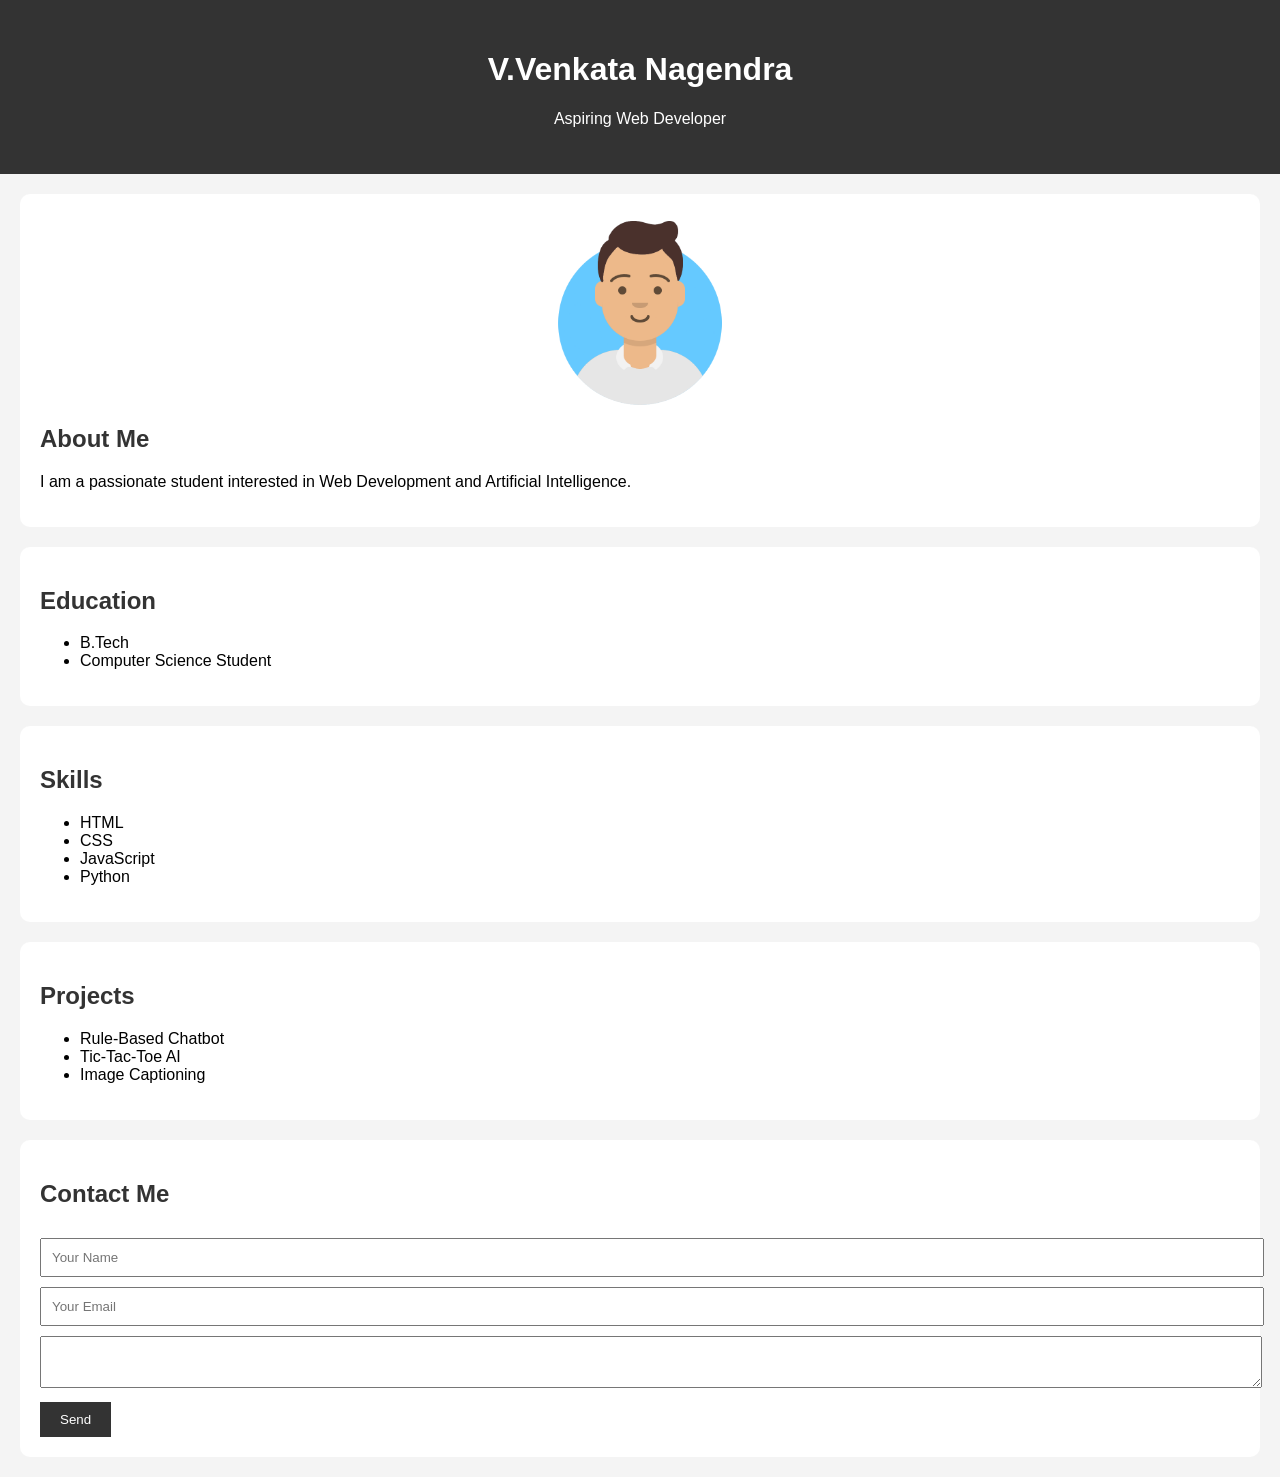
<file: TASK_1_PORTFOLIO/index.html>
<!DOCTYPE html>
<html>
<head>
    <title>My Portfolio</title>
    <link rel="stylesheet" href="style.css">
</head>

<body>

    <header>
        <h1>V.Venkata Nagendra</h1>
        <p>Aspiring Web Developer</p>
    </header>

    <section class="about">
        <img src="profile.jpg" alt="Profile Photo">

        <h2>About Me</h2>

        <p>
            I am a passionate student interested in
            Web Development and Artificial Intelligence.
        </p>
    </section>

    <section>
        <h2>Education</h2>

        <ul>     
            <li>B.Tech</li>
            <li>Computer Science Student</li>
        </ul>
    </section>

    <section>
        <h2>Skills</h2>

        <ul>
            <li>HTML</li>
            <li>CSS</li>
            <li>JavaScript</li>
            <li>Python</li>
        </ul>
    </section>

    <section>
        <h2>Projects</h2>

        <ul>
            <li>Rule-Based Chatbot</li>
            <li>Tic-Tac-Toe AI</li>
            <li>Image Captioning</li>
        </ul>
    </section>

    <section>
        <h2>Contact Me</h2>

        <form>

            <input
                type="text"
                placeholder="Your Name"
                required
            >

            <input
                type="email"
                placeholder="Your Email"
                required
            >

            <textarea
                placeholder="Your Message"
                required>
            </textarea>

            <button type="submit">
                Send
            </button>

        </form>

    </section>

</body>
</html>
</file>
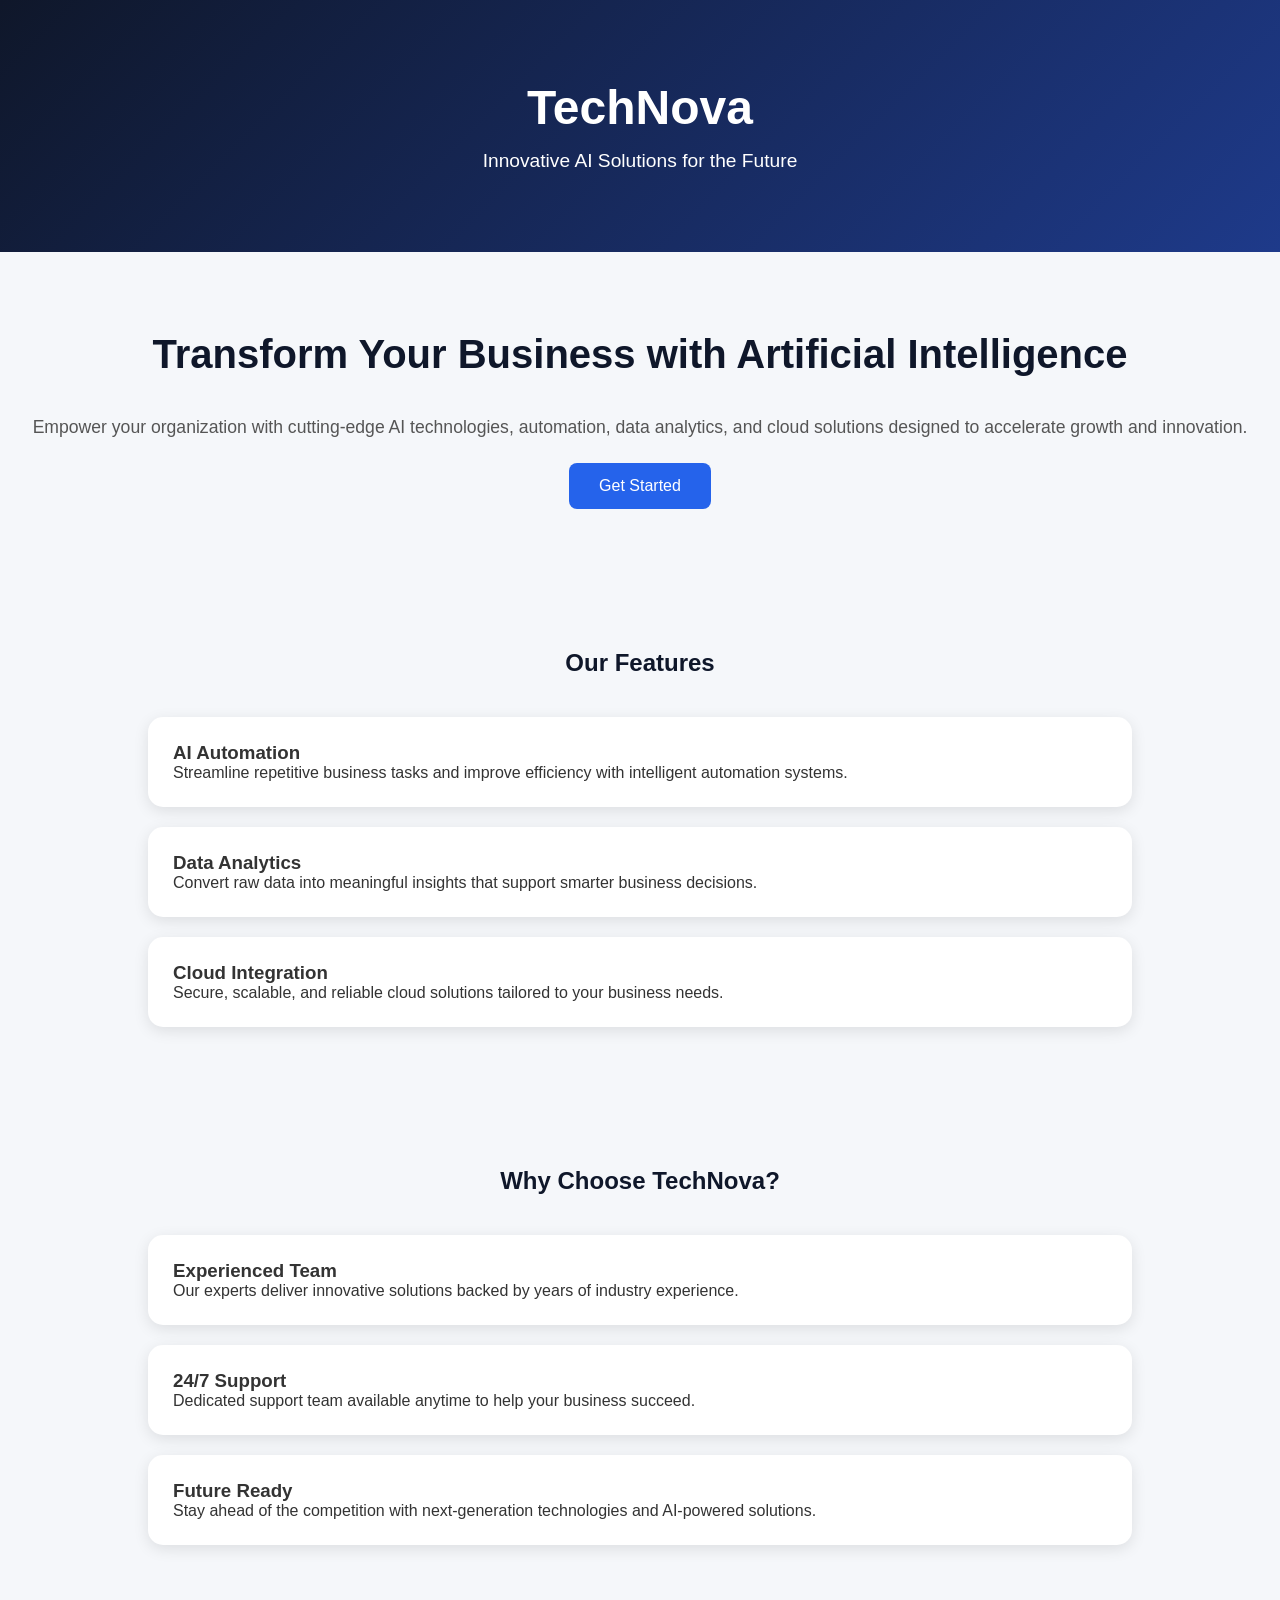
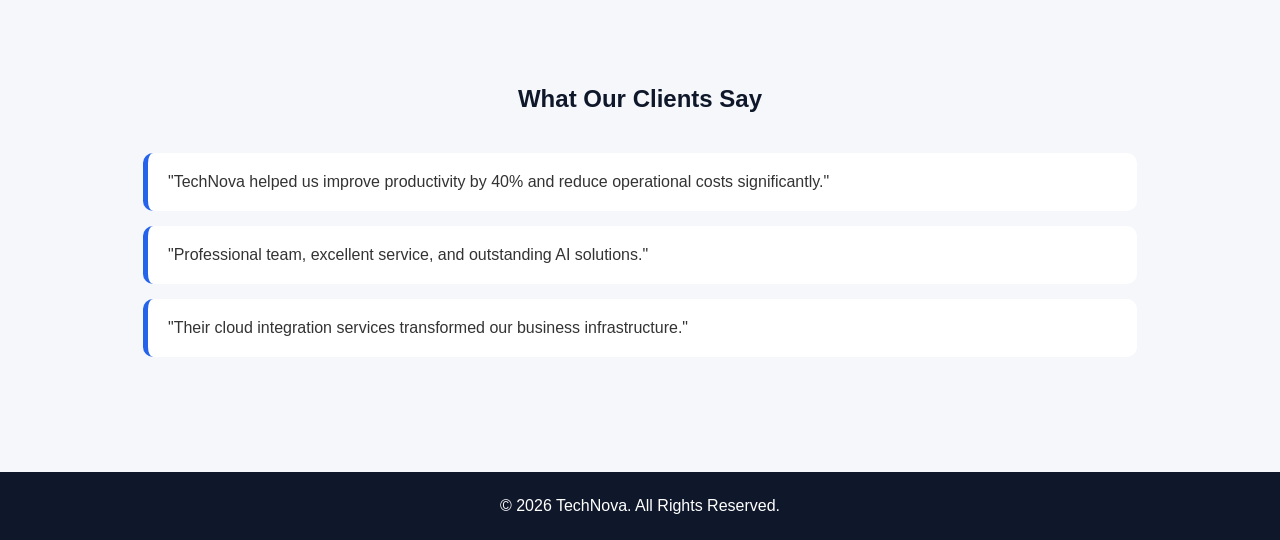
<file: TASK_2_LANDING_PAGE/index.html>
<!DOCTYPE html>
<html lang="en">
<head>
    <meta charset="UTF-8">
    <meta name="viewport" content="width=device-width, initial-scale=1.0">
    <title>TechNova - AI Solutions</title>
    <link rel="stylesheet" href="style.css">
</head>
<body>

    <header>
        <h1>TechNova</h1>
        <p>Innovative AI Solutions for the Future</p>
    </header>

    <section class="hero">
        <h2>Transform Your Business with Artificial Intelligence</h2>

        <p>
            Empower your organization with cutting-edge AI technologies,
            automation, data analytics, and cloud solutions designed to
            accelerate growth and innovation.
        </p>

        <button>Get Started</button>
    </section>

    <section>
        <h2>Our Features</h2>

        <div class="feature-box">
            <h3>AI Automation</h3>
            <p>
                Streamline repetitive business tasks and improve efficiency
                with intelligent automation systems.
            </p>
        </div>

        <div class="feature-box">
            <h3>Data Analytics</h3>
            <p>
                Convert raw data into meaningful insights that support
                smarter business decisions.
            </p>
        </div>

        <div class="feature-box">
            <h3>Cloud Integration</h3>
            <p>
                Secure, scalable, and reliable cloud solutions tailored
                to your business needs.
            </p>
        </div>
    </section>

    <section>
        <h2>Why Choose TechNova?</h2>

        <div class="feature-box">
            <h3>Experienced Team</h3>
            <p>
                Our experts deliver innovative solutions backed by years
                of industry experience.
            </p>
        </div>

        <div class="feature-box">
            <h3>24/7 Support</h3>
            <p>
                Dedicated support team available anytime to help your
                business succeed.
            </p>
        </div>

        <div class="feature-box">
            <h3>Future Ready</h3>
            <p>
                Stay ahead of the competition with next-generation
                technologies and AI-powered solutions.
            </p>
        </div>
    </section>

    <section>
        <h2>What Our Clients Say</h2>

        <div class="testimonial">
            <p>
                "TechNova helped us improve productivity by 40% and reduce
                operational costs significantly."
            </p>
        </div>

        <div class="testimonial">
            <p>
                "Professional team, excellent service, and outstanding
                AI solutions."
            </p>
        </div>

        <div class="testimonial">
            <p>
                "Their cloud integration services transformed our business
                infrastructure."
            </p>
        </div>
    </section>

    <footer>
        <p>© 2026 TechNova. All Rights Reserved.</p>
    </footer>

</body>
</html>
</file>
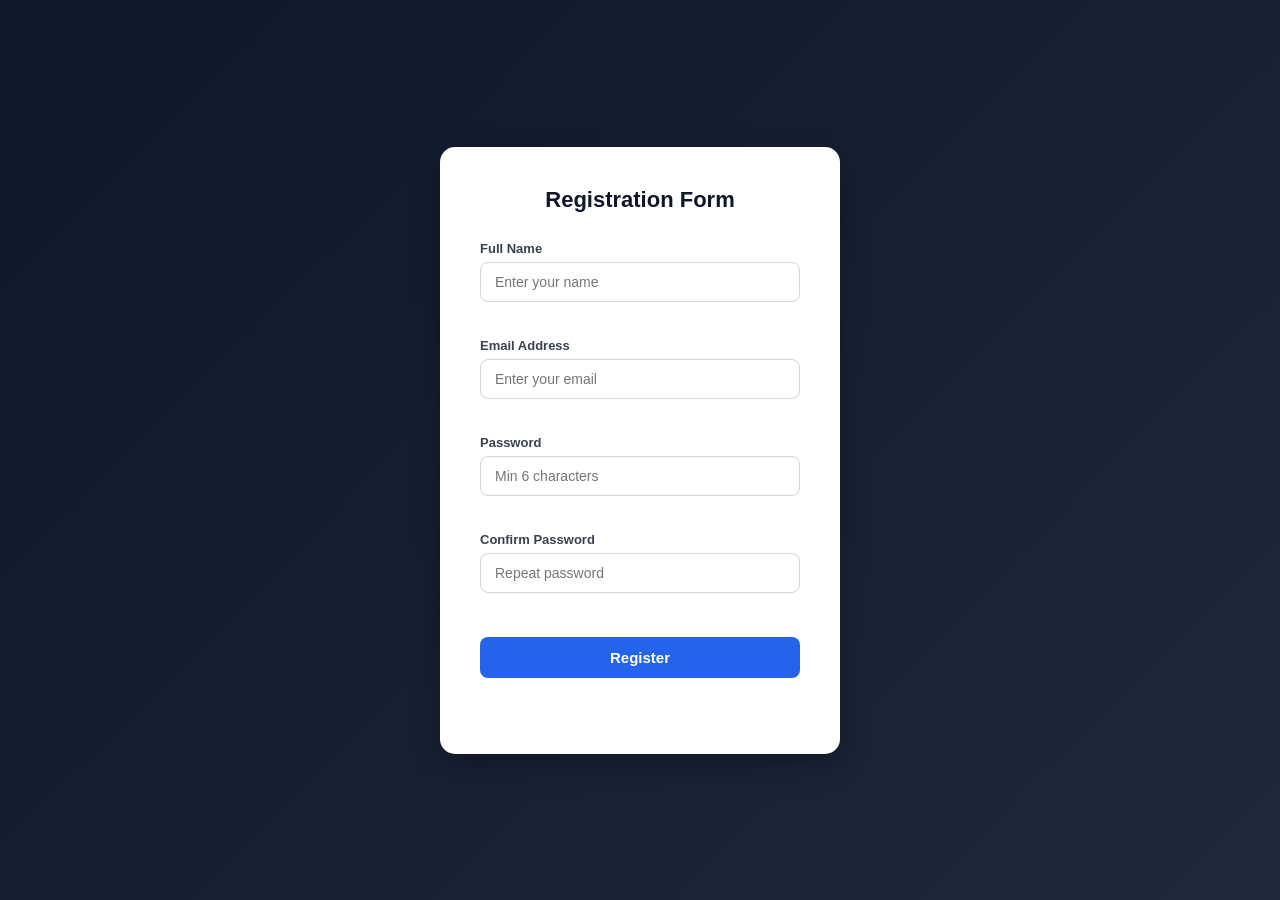
<file: TASK_4_FORM_VALIDATION/index.html>
<!DOCTYPE html>
<html lang="en">
<head>
<meta charset="UTF-8">
<meta name="viewport" content="width=device-width, initial-scale=1.0">
<title>Registration Form</title>
<link rel="stylesheet" href="style.css">
</head>
<body>

<div class="container">
  <form id="myForm" novalidate>
    <h2>Registration Form</h2>

    <div class="field">
      <label for="name">Full Name</label>
      <input type="text" id="name" placeholder="Enter your name">
      <span class="err-msg" id="nameErr"></span>
    </div>

    <div class="field">
      <label for="email">Email Address</label>
      <input type="email" id="email" placeholder="Enter your email">
      <span class="err-msg" id="emailErr"></span>
    </div>

    <div class="field">
      <label for="password">Password</label>
      <input type="password" id="password" placeholder="Min 6 characters">
      <span class="err-msg" id="passwordErr"></span>
    </div>

    <div class="field">
      <label for="confirmPassword">Confirm Password</label>
      <input type="password" id="confirmPassword" placeholder="Repeat password">
      <span class="err-msg" id="confirmErr"></span>
    </div>

    <button type="submit">Register</button>
    <p id="message"></p>
  </form>
</div>

<script src="script.js"></script>
</body>
</html>
</file>
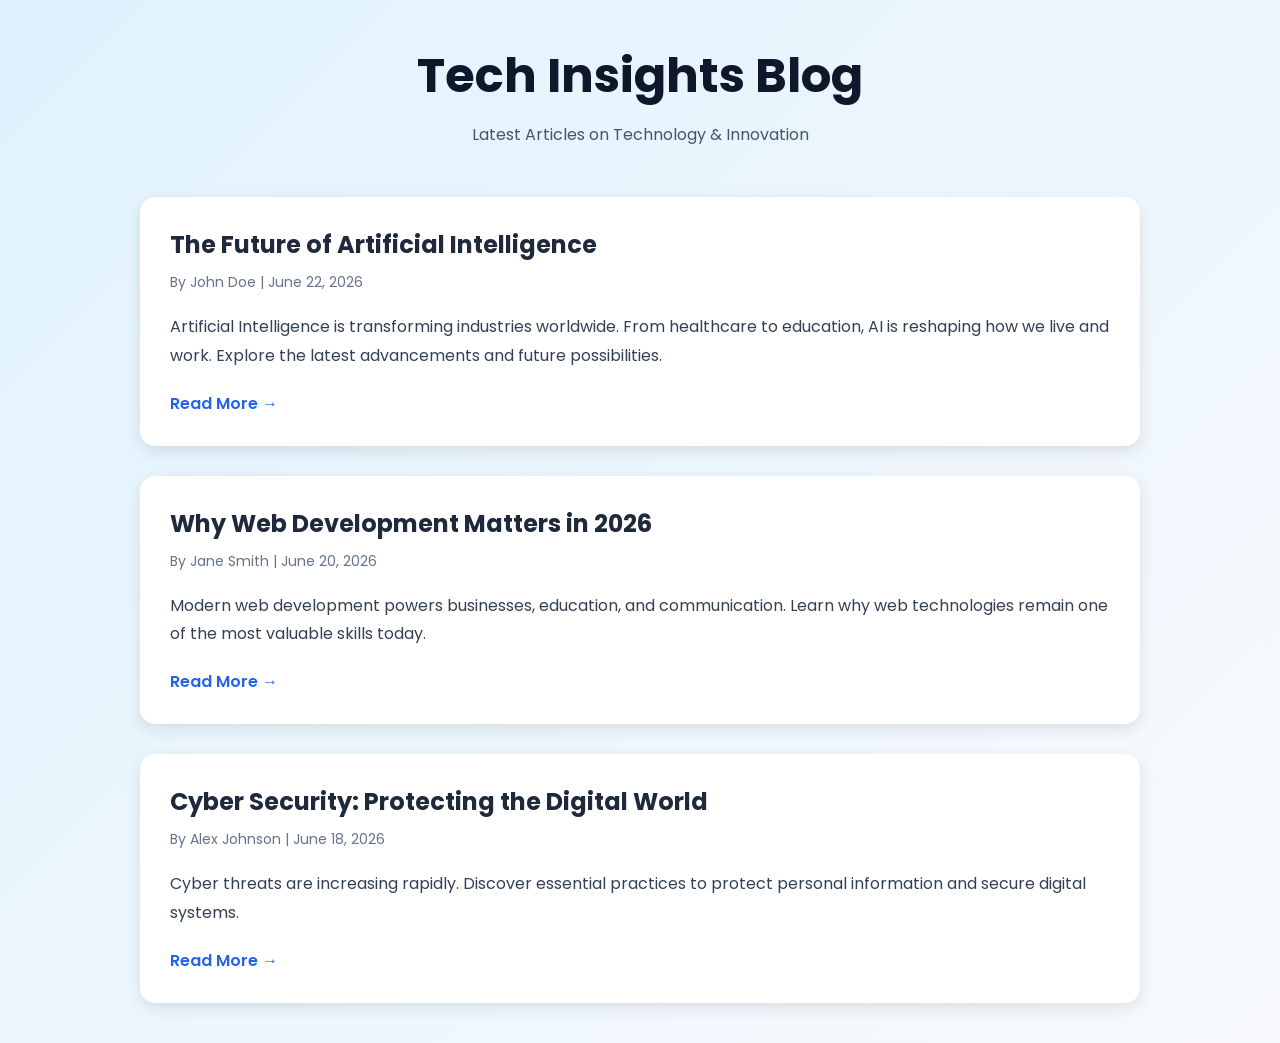
<file: TASK_5_BLOG_PAGE/index.html>
<!DOCTYPE html>
<html lang="en">
<head>
    <meta charset="UTF-8">
    <meta name="viewport" content="width=device-width, initial-scale=1.0">
    <title>Tech Insights Blog</title>

    <!-- Google Font -->
    <link href="https://fonts.googleapis.com/css2?family=Poppins:wght@300;400;500;600;700&display=swap" rel="stylesheet">

    <link rel="stylesheet" href="style.css">
</head>
<body>

    <header>
        <h1>Tech Insights Blog</h1>
        <p>Latest Articles on Technology & Innovation</p>
    </header>

    <main class="blog-container">

        <!-- Blog Post 1 -->
        <article class="blog-card">
            <h2>The Future of Artificial Intelligence</h2>

            <div class="meta">
                By John Doe | June 22, 2026
            </div>

            <p>
                Artificial Intelligence is transforming industries worldwide.
                From healthcare to education, AI is reshaping how we live and work.
                Explore the latest advancements and future possibilities.
            </p>

            <a href="#">Read More →</a>
        </article>

        <!-- Blog Post 2 -->
        <article class="blog-card">
            <h2>Why Web Development Matters in 2026</h2>

            <div class="meta">
                By Jane Smith | June 20, 2026
            </div>

            <p>
                Modern web development powers businesses, education, and communication.
                Learn why web technologies remain one of the most valuable skills today.
            </p>

            <a href="#">Read More →</a>
        </article>

        <!-- Blog Post 3 -->
        <article class="blog-card">
            <h2>Cyber Security: Protecting the Digital World</h2>

            <div class="meta">
                By Alex Johnson | June 18, 2026
            </div>

            <p>
                Cyber threats are increasing rapidly. Discover essential practices
                to protect personal information and secure digital systems.
            </p>

            <a href="#">Read More →</a>
        </article>

    </main>

</body>
</html>
</file>
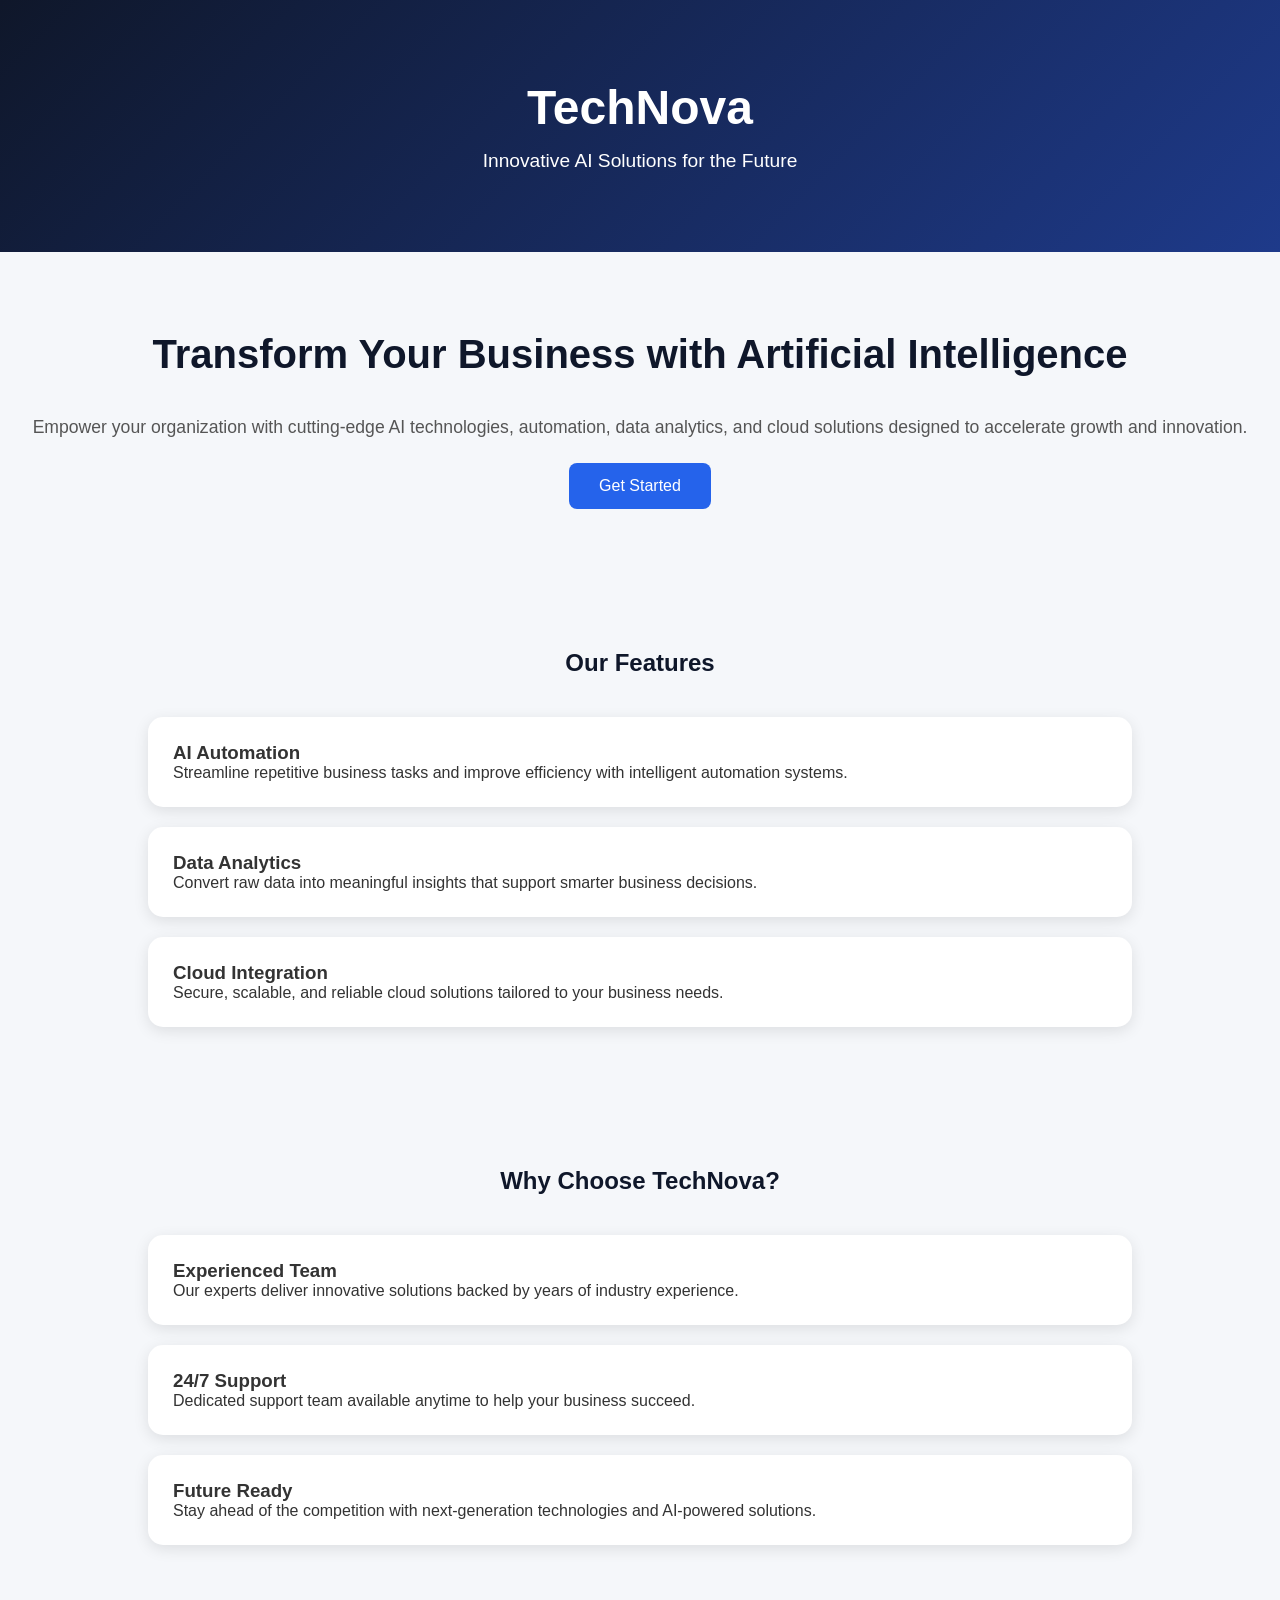
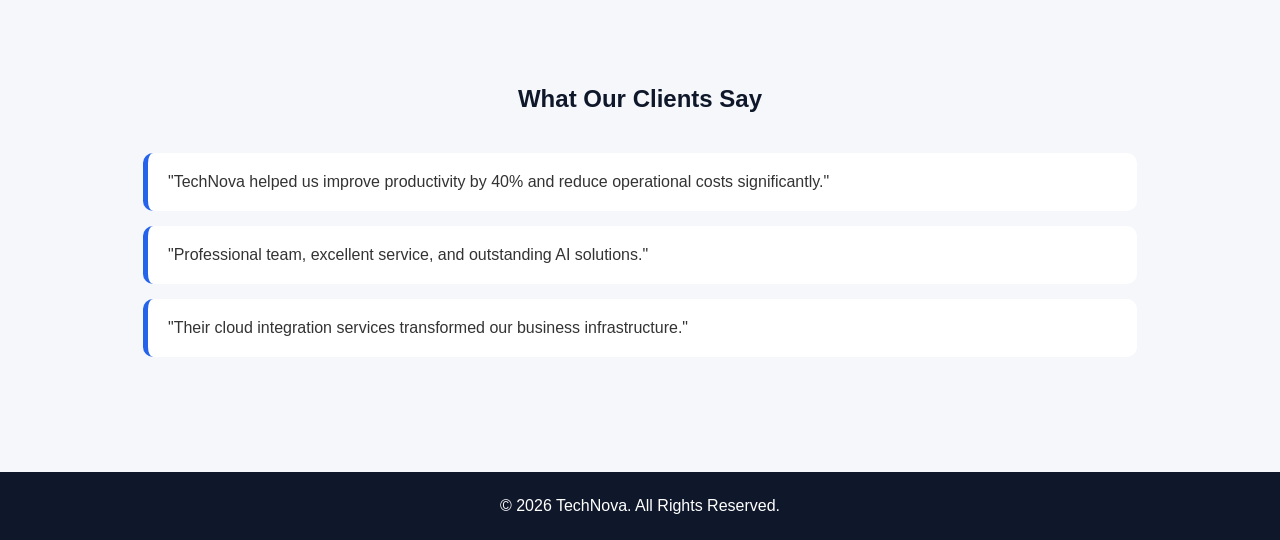
<file: TASK_2_LANDING_PAGE/index1.html>
<!DOCTYPE html>
<html lang="en">
<head>
    <meta charset="UTF-8">
    <meta name="viewport" content="width=device-width, initial-scale=1.0">
    <title>TechNova - AI Solutions</title>
    <link rel="stylesheet" href="style1.css">
</head>
<body>

    <header>
        <h1>TechNova</h1>
        <p>Innovative AI Solutions for the Future</p>
    </header>

    <section class="hero">
        <h2>Transform Your Business with Artificial Intelligence</h2>

        <p>
            Empower your organization with cutting-edge AI technologies,
            automation, data analytics, and cloud solutions designed to
            accelerate growth and innovation.
        </p>

        <button>Get Started</button>
    </section>

    <section>
        <h2>Our Features</h2>

        <div class="feature-box">
            <h3>AI Automation</h3>
            <p>
                Streamline repetitive business tasks and improve efficiency
                with intelligent automation systems.
            </p>
        </div>

        <div class="feature-box">
            <h3>Data Analytics</h3>
            <p>
                Convert raw data into meaningful insights that support
                smarter business decisions.
            </p>
        </div>

        <div class="feature-box">
            <h3>Cloud Integration</h3>
            <p>
                Secure, scalable, and reliable cloud solutions tailored
                to your business needs.
            </p>
        </div>
    </section>

    <section>
        <h2>Why Choose TechNova?</h2>

        <div class="feature-box">
            <h3>Experienced Team</h3>
            <p>
                Our experts deliver innovative solutions backed by years
                of industry experience.
            </p>
        </div>

        <div class="feature-box">
            <h3>24/7 Support</h3>
            <p>
                Dedicated support team available anytime to help your
                business succeed.
            </p>
        </div>

        <div class="feature-box">
            <h3>Future Ready</h3>
            <p>
                Stay ahead of the competition with next-generation
                technologies and AI-powered solutions.
            </p>
        </div>
    </section>

    <section>
        <h2>What Our Clients Say</h2>

        <div class="testimonial">
            <p>
                "TechNova helped us improve productivity by 40% and reduce
                operational costs significantly."
            </p>
        </div>

        <div class="testimonial">
            <p>
                "Professional team, excellent service, and outstanding
                AI solutions."
            </p>
        </div>

        <div class="testimonial">
            <p>
                "Their cloud integration services transformed our business
                infrastructure."
            </p>
        </div>
    </section>

    <footer>
        <p>© 2026 TechNova. All Rights Reserved.</p>
    </footer>

</body>
</html>
</file>
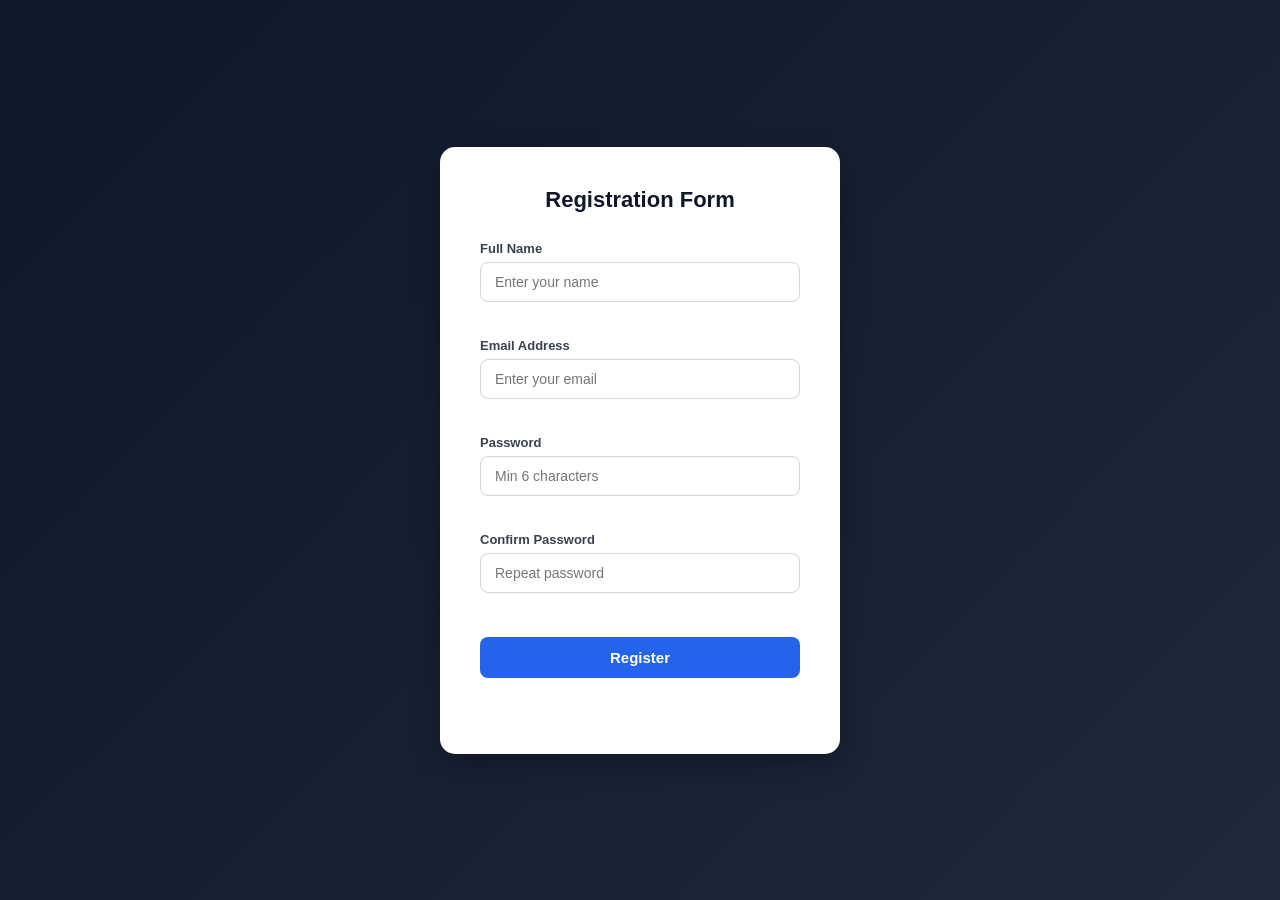
<file: TASK_4_FORM_VALIDATION/index3.html>
<!DOCTYPE html>
<html lang="en">
<head>
<meta charset="UTF-8">
<meta name="viewport" content="width=device-width, initial-scale=1.0">
<title>Registration Form</title>
<link rel="stylesheet" href="style3.css">
</head>
<body>

<div class="container">
  <form id="myForm" novalidate>
    <h2>Registration Form</h2>

    <div class="field">
      <label for="name">Full Name</label>
      <input type="text" id="name" placeholder="Enter your name">
      <span class="err-msg" id="nameErr"></span>
    </div>

    <div class="field">
      <label for="email">Email Address</label>
      <input type="email" id="email" placeholder="Enter your email">
      <span class="err-msg" id="emailErr"></span>
    </div>

    <div class="field">
      <label for="password">Password</label>
      <input type="password" id="password" placeholder="Min 6 characters">
      <span class="err-msg" id="passwordErr"></span>
    </div>

    <div class="field">
      <label for="confirmPassword">Confirm Password</label>
      <input type="password" id="confirmPassword" placeholder="Repeat password">
      <span class="err-msg" id="confirmErr"></span>
    </div>

    <button type="submit">Register</button>
    <p id="message"></p>
  </form>
</div>

<script src="script.js"></script>
</body>
</html>
</file>
<file: TASK_1_PORTFOLIO/style.css>
body{
    font-family: Arial;
    margin:0;
    padding:0;
    background:#f4f4f4;
}

header{
    background:#333;
    color:white;
    text-align:center;
    padding:30px;
}

section{
    background:white;
    margin:20px;
    padding:20px;
    border-radius:10px;
}

img{
    width:180px;
    border-radius:50%;
    display:block;
    margin:auto;
}

h2{
    color:#333;
}

input,
textarea{
    width:100%;
    padding:10px;
    margin-top:10px;
}

button{
    background:#333;
    color:white;
    padding:10px 20px;
    border:none;
    margin-top:10px;
    cursor:pointer;
}

button:hover{
    background:black;
}
</file>
<file: TASK_2_LANDING_PAGE/style.css>
*{
    margin:0;
    padding:0;
    box-sizing:border-box;
    font-family:'Segoe UI', sans-serif;
}

body{
    background:#f5f7fa;
    color:#333;
}

header{
    background:linear-gradient(135deg,#0f172a,#1e3a8a);
    color:white;
    text-align:center;
    padding:80px 20px;
}

header h1{
    font-size:3rem;
}

header p{
    margin-top:15px;
    font-size:1.2rem;
}

.hero{
    text-align:center;
    padding:80px 20px;
}

.hero h2{
    font-size:2.5rem;
    color:#0f172a;
}

.hero p{
    margin-top:20px;
    font-size:1.1rem;
    color:#555;
}

button{
    margin-top:25px;
    padding:14px 30px;
    background:#2563eb;
    color:white;
    border:none;
    border-radius:8px;
    font-size:1rem;
    cursor:pointer;
    transition:0.3s;
}

button:hover{
    background:#1d4ed8;
    transform:translateY(-3px);
}

section{
    padding:60px 10%;
}

section h2{
    text-align:center;
    margin-bottom:40px;
    color:#0f172a;
}

.feature-box{
    background:white;
    padding:25px;
    margin:20px;
    border-radius:15px;
    box-shadow:0 4px 15px rgba(0,0,0,0.1);
    transition:0.3s;
}

.feature-box:hover{
    transform:translateY(-8px);
}

.testimonial{
    background:white;
    padding:20px;
    margin:15px;
    border-left:5px solid #2563eb;
    border-radius:10px;
}

footer{
    background:#0f172a;
    color:white;
    text-align:center;
    padding:25px;
    margin-top:40px;
}

@media(max-width:768px){

    header h1{
        font-size:2rem;
    }

    .hero h2{
        font-size:1.8rem;
    }

    section{
        padding:40px 5%;
    }
}
</file>
<file: TASK_4_FORM_VALIDATION/style.css>
*, *::before, *::after {
  margin: 0;
  padding: 0;
  box-sizing: border-box;
  font-family: 'Segoe UI', sans-serif;
}

body {
  background: linear-gradient(135deg, #0f172a, #1e293b);
  min-height: 100vh;
  display: flex;
  justify-content: center;
  align-items: center;
}

.container {
  width: 400px;
  background: white;
  padding: 40px;
  border-radius: 15px;
  box-shadow: 0 10px 30px rgba(0,0,0,0.3);
}

h2 {
  text-align: center;
  margin-bottom: 28px;
  color: #0f172a;
  font-size: 22px;
}

.field {
  margin-bottom: 16px;
}

label {
  display: block;
  font-size: 13px;
  font-weight: 600;
  color: #374151;
  margin-bottom: 6px;
}

input {
  width: 100%;
  padding: 11px 14px;
  border: 1.5px solid #d1d5db;
  border-radius: 8px;
  font-size: 14px;
  color: #111827;
  outline: none;
  transition: border-color 0.2s;
  background: #fff;
}

input:focus        { border-color: #2563eb; }
input.error        { border-color: #ef4444; background: #fff8f8; }
input.success      { border-color: #22c55e; }

.err-msg {
  font-size: 12px;
  color: #ef4444;
  margin-top: 4px;
  min-height: 16px;
  display: block;
}

button {
  width: 100%;
  padding: 12px;
  border: none;
  background: #2563eb;
  color: white;
  border-radius: 8px;
  cursor: pointer;
  font-size: 15px;
  font-weight: 600;
  margin-top: 8px;
  transition: background 0.2s, transform 0.15s;
}

button:hover  { background: #1d4ed8; transform: translateY(-1px); }
button:active { transform: translateY(0); }

#message {
  text-align: center;
  margin-top: 16px;
  font-size: 14px;
  font-weight: 600;
  min-height: 20px;
  border-radius: 6px;
  padding: 0;
  transition: all 0.3s;
}

#message.show-success {
  color: #15803d;
  background: #dcfce7;
  padding: 10px;
}

#message.show-error {
  color: #b91c1c;
  background: #fee2e2;
  padding: 10px;
}
</file>
<file: TASK_5_BLOG_PAGE/style.css>
*{
    margin:0;
    padding:0;
    box-sizing:border-box;
}

body{
    font-family:'Poppins',sans-serif;
    background:linear-gradient(135deg,#e0f2fe,#f8fafc);
    min-height:100vh;
    padding:40px 20px;
}

header{
    text-align:center;
    margin-bottom:50px;
}

header h1{
    font-size:48px;
    color:#0f172a;
}

header p{
    color:#475569;
    margin-top:10px;
}

.blog-container{
    max-width:1000px;
    margin:auto;

    display:grid;
    gap:30px;
}

.blog-card{
    background:white;
    padding:30px;

    border-radius:15px;

    box-shadow:0 5px 15px rgba(0,0,0,0.1);

    transition:0.3s;
}

.blog-card:hover{
    transform:translateY(-8px);

    box-shadow:0 10px 25px rgba(0,0,0,0.2);
}

.blog-card h2{
    color:#1e293b;
    margin-bottom:10px;
}

.meta{
    color:#64748b;
    font-size:14px;
    margin-bottom:20px;
}

.blog-card p{
    color:#334155;
    line-height:1.8;
    margin-bottom:20px;
}

.blog-card a{
    text-decoration:none;
    color:#2563eb;
    font-weight:600;
}

.blog-card a:hover{
    color:#1d4ed8;
}

@media(max-width:768px){

    header h1{
        font-size:36px;
    }

    .blog-card{
        padding:20px;
    }
}
</file>
<file: TASK_2_LANDING_PAGE/style1.css>
*{
    margin:0;
    padding:0;
    box-sizing:border-box;
    font-family:'Segoe UI', sans-serif;
}

body{
    background:#f5f7fa;
    color:#333;
}

header{
    background:linear-gradient(135deg,#0f172a,#1e3a8a);
    color:white;
    text-align:center;
    padding:80px 20px;
}

header h1{
    font-size:3rem;
}

header p{
    margin-top:15px;
    font-size:1.2rem;
}

.hero{
    text-align:center;
    padding:80px 20px;
}

.hero h2{
    font-size:2.5rem;
    color:#0f172a;
}

.hero p{
    margin-top:20px;
    font-size:1.1rem;
    color:#555;
}

button{
    margin-top:25px;
    padding:14px 30px;
    background:#2563eb;
    color:white;
    border:none;
    border-radius:8px;
    font-size:1rem;
    cursor:pointer;
    transition:0.3s;
}

button:hover{
    background:#1d4ed8;
    transform:translateY(-3px);
}

section{
    padding:60px 10%;
}

section h2{
    text-align:center;
    margin-bottom:40px;
    color:#0f172a;
}

.feature-box{
    background:white;
    padding:25px;
    margin:20px;
    border-radius:15px;
    box-shadow:0 4px 15px rgba(0,0,0,0.1);
    transition:0.3s;
}

.feature-box:hover{
    transform:translateY(-8px);
}

.testimonial{
    background:white;
    padding:20px;
    margin:15px;
    border-left:5px solid #2563eb;
    border-radius:10px;
}

footer{
    background:#0f172a;
    color:white;
    text-align:center;
    padding:25px;
    margin-top:40px;
}

@media(max-width:768px){

    header h1{
        font-size:2rem;
    }

    .hero h2{
        font-size:1.8rem;
    }

    section{
        padding:40px 5%;
    }
}
</file>
<file: TASK_4_FORM_VALIDATION/style3.css>
*, *::before, *::after {
  margin: 0;
  padding: 0;
  box-sizing: border-box;
  font-family: 'Segoe UI', sans-serif;
}

body {
  background: linear-gradient(135deg, #0f172a, #1e293b);
  min-height: 100vh;
  display: flex;
  justify-content: center;
  align-items: center;
}

.container {
  width: 400px;
  background: white;
  padding: 40px;
  border-radius: 15px;
  box-shadow: 0 10px 30px rgba(0,0,0,0.3);
}

h2 {
  text-align: center;
  margin-bottom: 28px;
  color: #0f172a;
  font-size: 22px;
}

.field {
  margin-bottom: 16px;
}

label {
  display: block;
  font-size: 13px;
  font-weight: 600;
  color: #374151;
  margin-bottom: 6px;
}

input {
  width: 100%;
  padding: 11px 14px;
  border: 1.5px solid #d1d5db;
  border-radius: 8px;
  font-size: 14px;
  color: #111827;
  outline: none;
  transition: border-color 0.2s;
  background: #fff;
}

input:focus        { border-color: #2563eb; }
input.error        { border-color: #ef4444; background: #fff8f8; }
input.success      { border-color: #22c55e; }

.err-msg {
  font-size: 12px;
  color: #ef4444;
  margin-top: 4px;
  min-height: 16px;
  display: block;
}

button {
  width: 100%;
  padding: 12px;
  border: none;
  background: #2563eb;
  color: white;
  border-radius: 8px;
  cursor: pointer;
  font-size: 15px;
  font-weight: 600;
  margin-top: 8px;
  transition: background 0.2s, transform 0.15s;
}

button:hover  { background: #1d4ed8; transform: translateY(-1px); }
button:active { transform: translateY(0); }

#message {
  text-align: center;
  margin-top: 16px;
  font-size: 14px;
  font-weight: 600;
  min-height: 20px;
  border-radius: 6px;
  padding: 0;
  transition: all 0.3s;
}

#message.show-success {
  color: #15803d;
  background: #dcfce7;
  padding: 10px;
}

#message.show-error {
  color: #b91c1c;
  background: #fee2e2;
  padding: 10px;
}
</file>
